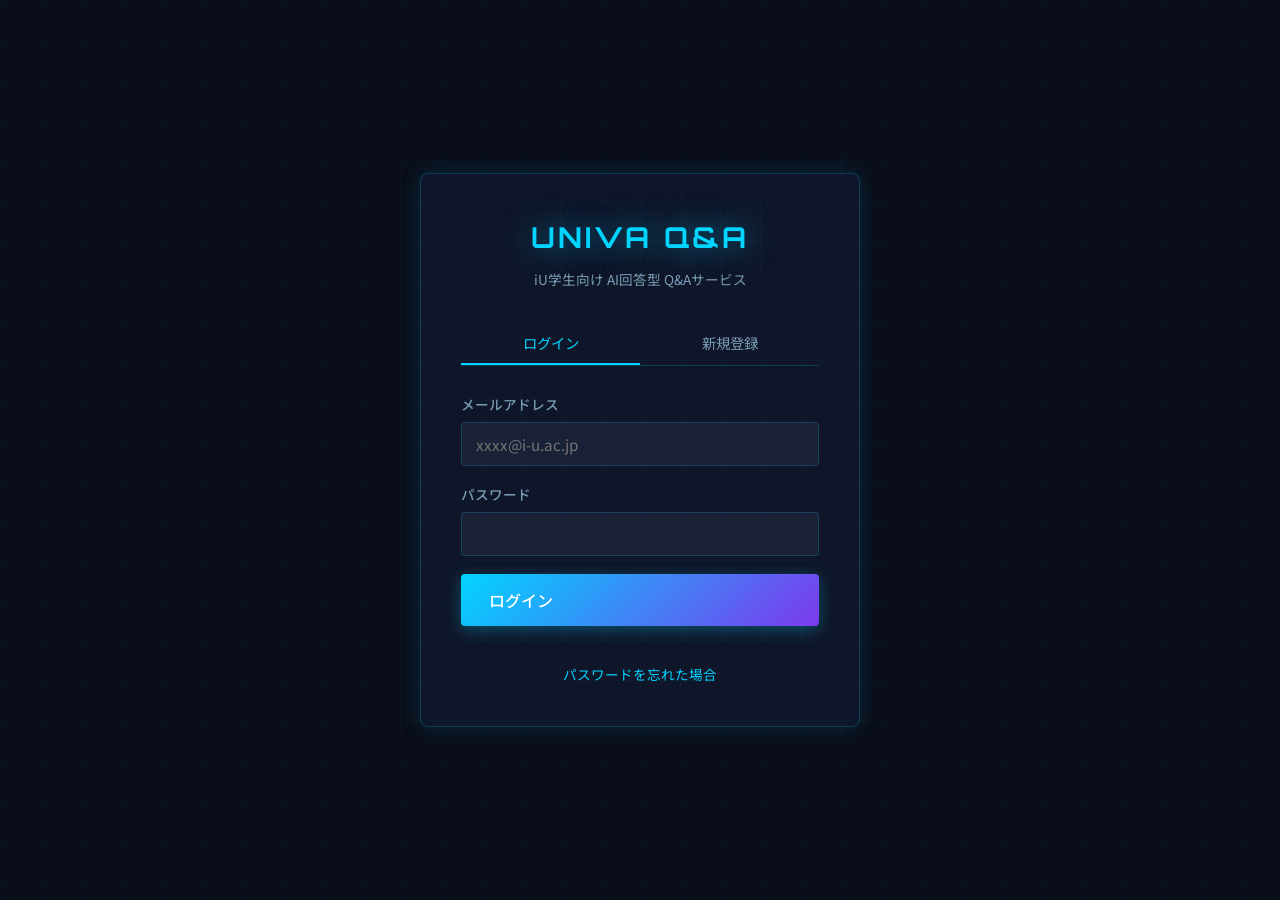
<file: index.html>
<!DOCTYPE html>
<html lang="ja">
<head>
  <meta charset="UTF-8">
  <meta name="viewport" content="width=device-width, initial-scale=1.0">
  <title>UNIVA Q&A — ログイン / 登録</title>
  <meta name="description" content="iU学生向けQ&Aサービス。NotebookLMが大学資料を元に自動回答します。">
  <link rel="stylesheet" href="css/style.css">
</head>
<body>
  <div class="auth-page">
    <div class="card auth-card">
      <div class="auth-logo">UNIVA Q&A</div>
      <p class="auth-subtitle">iU学生向け AI回答型 Q&Aサービス</p>

      <div id="alert-area"></div>

      <!-- タブ切替 -->
      <div class="auth-tabs">
        <button class="auth-tab active" id="tab-login" onclick="switchTab('login')">ログイン</button>
        <button class="auth-tab" id="tab-register" onclick="switchTab('register')">新規登録</button>
      </div>

      <!-- ログインフォーム -->
      <div class="auth-form-panel active" id="panel-login">
        <div class="form-group">
          <label class="form-label" for="login-email">メールアドレス</label>
          <input class="form-input" type="email" id="login-email" placeholder="xxxx@i-u.ac.jp" autocomplete="email">
        </div>
        <div class="form-group">
          <label class="form-label" for="login-password">パスワード</label>
          <input class="form-input" type="password" id="login-password" autocomplete="current-password">
        </div>
        <button class="btn btn-primary btn-lg" id="login-btn" onclick="doLogin()" style="width:100%;">
          ログイン
        </button>
        <div class="auth-footer">
          <a href="#" onclick="switchForgot(); return false;">パスワードを忘れた場合</a>
        </div>
      </div>

      <!-- パスワードリセット依頼 (forgot) -->
      <div class="auth-form-panel" id="panel-forgot">
        <p style="font-size:0.88rem;color:var(--text-secondary);">登録済みのメールアドレスにリセットリンクを送信します。</p>
        <div class="form-group">
          <label class="form-label" for="forgot-email">メールアドレス</label>
          <input class="form-input" type="email" id="forgot-email" placeholder="xxxx@i-u.ac.jp">
        </div>
        <button class="btn btn-primary" onclick="doForgot()" style="width:100%;">送信</button>
        <div class="auth-footer">
          <a href="#" onclick="switchTab('login'); return false;">← ログインに戻る</a>
        </div>
      </div>

      <!-- 登録フォーム -->
      <div class="auth-form-panel" id="panel-register">
        <div class="form-group">
          <label class="form-label" for="reg-name">表示名</label>
          <input class="form-input" type="text" id="reg-name" placeholder="山田 太郎">
        </div>
        <div class="form-group">
          <label class="form-label" for="reg-email">大学メールアドレス</label>
          <input class="form-input" type="email" id="reg-email" placeholder="xxxx@i-u.ac.jp" autocomplete="email">
        </div>
        <div class="form-group">
          <label class="form-label" for="reg-password">パスワード（8文字以上）</label>
          <input class="form-input" type="password" id="reg-password" autocomplete="new-password">
        </div>
        <button class="btn btn-primary btn-lg" id="register-btn" onclick="doRegister()" style="width:100%;">
          登録して確認メールを送信
        </button>
      </div>
    </div>
  </div>

  <script src="js/utils.js"></script>
  <script src="js/api.js"></script>
  <script src="js/auth.js"></script>
  <script>
    // ログイン済みならboard.htmlへ
    if (Auth.token()) location.href = "board.html";

    function switchTab(tab) {
      ["login","register"].forEach(t => {
        document.getElementById("tab-" + t)?.classList.toggle("active", t === tab);
        document.getElementById("panel-" + t)?.classList.toggle("active", t === tab);
      });
      document.getElementById("panel-forgot")?.classList.remove("active");
      document.getElementById("alert-area").innerHTML = "";
    }
    function switchForgot() {
      ["login","register"].forEach(t => {
        document.getElementById("tab-" + t)?.classList.remove("active");
        document.getElementById("panel-" + t)?.classList.remove("active");
      });
      document.getElementById("panel-forgot").classList.add("active");
      document.getElementById("alert-area").innerHTML = "";
    }

    async function doLogin() {
      const email    = document.getElementById("login-email").value.trim();
      const password = document.getElementById("login-password").value;
      const btn      = document.getElementById("login-btn");
      const alert    = document.getElementById("alert-area");

      if (!email || !password) { Utils.showAlert(alert, "メールアドレスとパスワードを入力してください"); return; }
      btn.disabled = true;
      btn.innerHTML = '<span class="spinner" style="width:18px;height:18px;"></span> 確認中…';

      const res = await Api.login(email, password);
      btn.disabled = false;
      btn.innerHTML = "ログイン";

      if (!res.success) { Utils.showAlert(alert, res.error); return; }
      Auth.save(res.data.session_token, res.data.uid, res.data.display_name);
      location.href = "board.html";
    }

    async function doRegister() {
      const name     = document.getElementById("reg-name").value.trim();
      const email    = document.getElementById("reg-email").value.trim();
      const password = document.getElementById("reg-password").value;
      const btn      = document.getElementById("register-btn");
      const alert    = document.getElementById("alert-area");

      if (!name || !email || !password) { Utils.showAlert(alert, "すべての項目を入力してください"); return; }
      if (password.length < 8)          { Utils.showAlert(alert, "パスワードは8文字以上にしてください"); return; }
      btn.disabled = true;
      btn.innerHTML = '<span class="spinner" style="width:18px;height:18px;"></span> 送信中…';

      const res = await Api.register(email, password, name);
      btn.disabled = false;
      btn.innerHTML = "登録して確認メールを送信";

      if (!res.success) { Utils.showAlert(alert, res.error); return; }
      Utils.showAlert(alert, "確認メールを送信しました。メールのリンクをクリックして認証を完了してください。", "success");
    }

    async function doForgot() {
      const email = document.getElementById("forgot-email").value.trim();
      const alert = document.getElementById("alert-area");
      if (!email) { Utils.showAlert(alert, "メールアドレスを入力してください"); return; }
      await Api.forgotPassword(email);
      Utils.showAlert(alert, "リセットメールを送信しました（登録済みの場合）。", "success");
    }

    // Enterキー対応
    document.addEventListener("keydown", e => {
      if (e.key === "Enter") {
        if (document.getElementById("panel-login").classList.contains("active")) doLogin();
        if (document.getElementById("panel-register").classList.contains("active")) doRegister();
        if (document.getElementById("panel-forgot").classList.contains("active")) doForgot();
      }
    });
  </script>
</body>
</html>
</file>
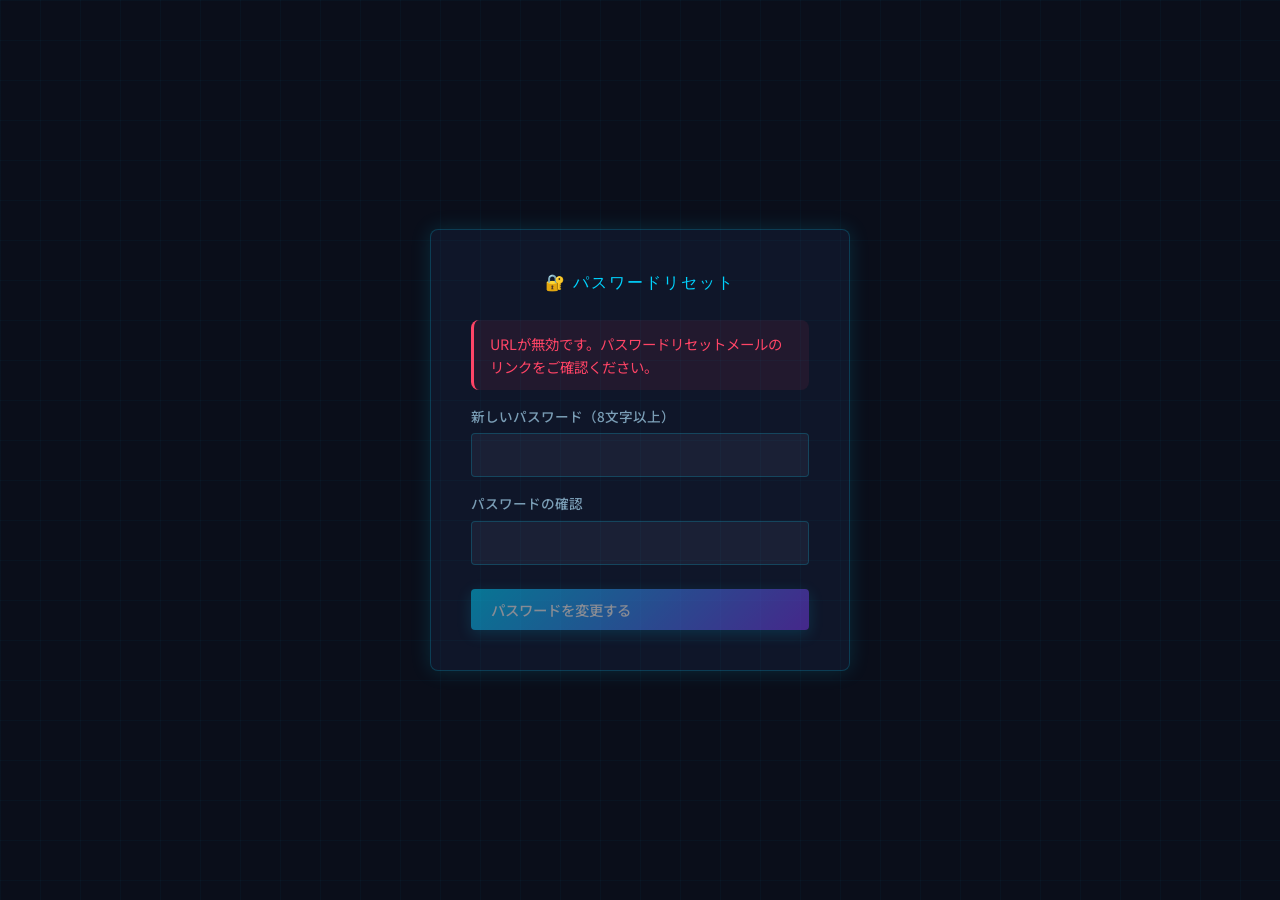
<file: reset.html>
<!DOCTYPE html>
<html lang="ja">
<head>
  <meta charset="UTF-8">
  <meta name="viewport" content="width=device-width, initial-scale=1.0">
  <title>UNIVA Q&A — パスワードリセット</title>
  <link rel="stylesheet" href="css/style.css">
</head>
<body>
  <div class="simple-page">
    <div class="card simple-card" style="text-align:left; max-width:420px;">
      <div class="simple-title" style="text-align:center; margin-bottom:24px;">🔐 パスワードリセット</div>
      <div id="alert-area"></div>

      <!-- リセットフォーム -->
      <div id="reset-form">
        <div class="form-group" style="margin-bottom:16px;">
          <label class="form-label" for="new-password">新しいパスワード（8文字以上）</label>
          <input class="form-input" type="password" id="new-password" autocomplete="new-password">
        </div>
        <div class="form-group" style="margin-bottom:24px;">
          <label class="form-label" for="confirm-password">パスワードの確認</label>
          <input class="form-input" type="password" id="confirm-password" autocomplete="new-password">
        </div>
        <button class="btn btn-primary" id="reset-btn" onclick="doReset()" style="width:100%;">
          パスワードを変更する
        </button>
      </div>

      <!-- 完了メッセージ -->
      <div id="success-area" style="display:none;text-align:center;">
        <div style="font-size:2.5rem;margin-bottom:12px;">✅</div>
        <div class="simple-message">パスワードを変更しました。</div>
        <a href="index.html" class="btn btn-primary" style="margin-top:12px;">ログインへ →</a>
      </div>
    </div>
  </div>

  <script src="js/utils.js"></script>
  <script src="js/api.js"></script>
  <script>
    const token = Utils.param("token");

    async function doReset() {
      const newPw  = document.getElementById("new-password").value;
      const confPw = document.getElementById("confirm-password").value;
      const alert  = document.getElementById("alert-area");
      const btn    = document.getElementById("reset-btn");

      if (!token)         { Utils.showAlert(alert, "リセットトークンが見つかりません"); return; }
      if (newPw.length < 8) { Utils.showAlert(alert, "パスワードは8文字以上にしてください"); return; }
      if (newPw !== confPw) { Utils.showAlert(alert, "パスワードが一致していません"); return; }

      btn.disabled = true;
      btn.innerHTML = '<span class="spinner" style="width:18px;height:18px;"></span> 変更中…';

      const res = await Api.resetPassword(token, newPw);
      btn.disabled = false;
      btn.innerHTML = "パスワードを変更する";

      if (!res.success) { Utils.showAlert(alert, res.error); return; }

      document.getElementById("reset-form").style.display   = "none";
      document.getElementById("success-area").style.display = "block";
    }

    document.addEventListener("DOMContentLoaded", () => {
      if (!Utils.param("token")) {
        Utils.showAlert(document.getElementById("alert-area"), "URLが無効です。パスワードリセットメールのリンクをご確認ください。");
        document.getElementById("reset-btn").disabled = true;
      }
    });
    window.doReset = doReset;
  </script>
</body>
</html>
</file>
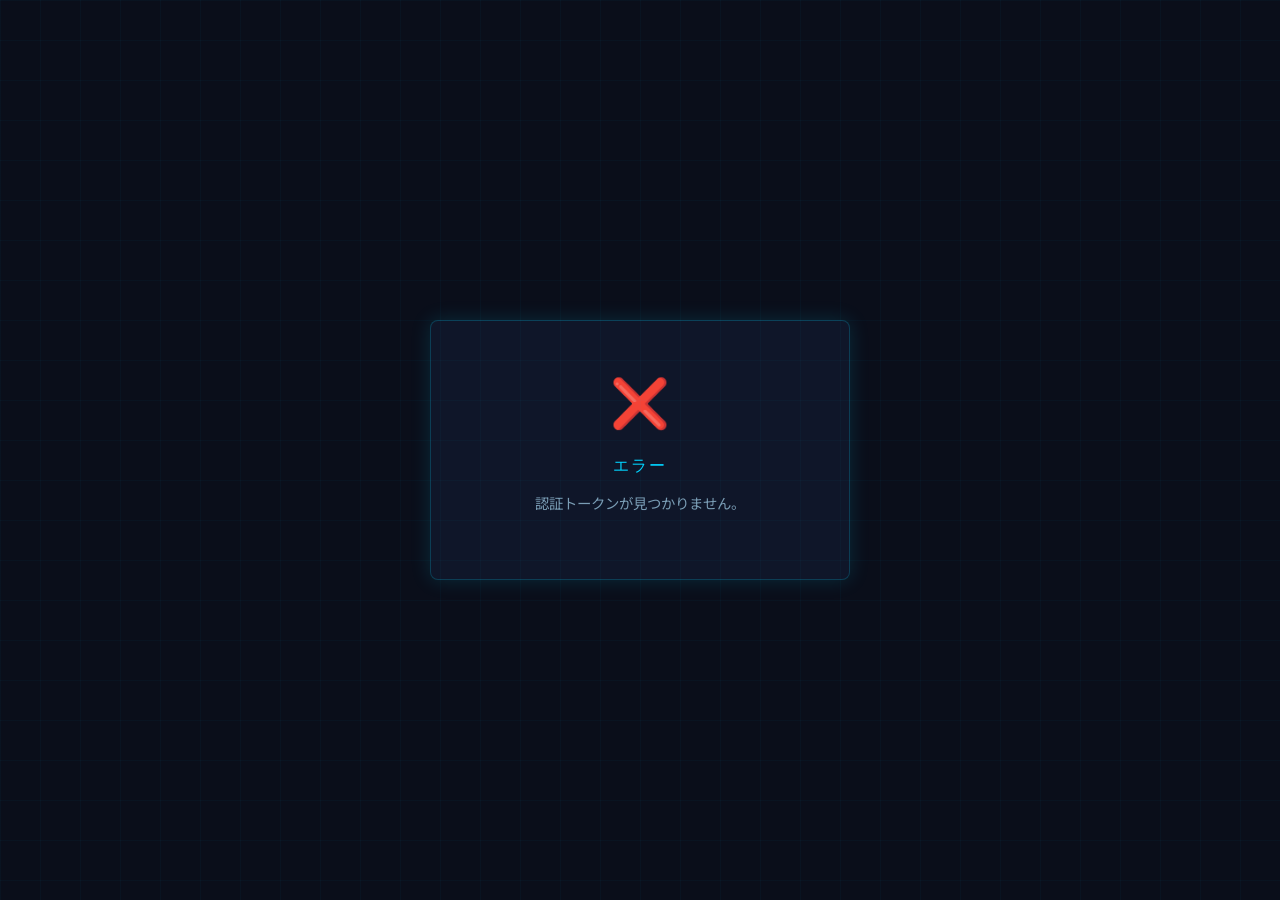
<file: verify.html>
<!DOCTYPE html>
<html lang="ja">
<head>
  <meta charset="UTF-8">
  <meta name="viewport" content="width=device-width, initial-scale=1.0">
  <title>UNIVA Q&A — メール認証</title>
  <link rel="stylesheet" href="css/style.css">
</head>
<body>
  <div class="simple-page">
    <div class="card simple-card">
      <div class="simple-icon" id="icon">✉️</div>
      <div class="simple-title" id="title">認証中…</div>
      <div class="simple-message" id="message">
        <span class="spinner"></span>
      </div>
      <div id="action-area"></div>
    </div>
  </div>

  <script src="js/utils.js"></script>
  <script src="js/api.js"></script>
  <script>
    async function verify() {
      // URLからトークンを取得（パス末尾またはクエリパラメータ両対応）
      let token = Utils.param("token");
      if (!token) {
        // パス末尾がトークンの場合（/verify.html/TOKEN または /UNIVA-Q-A-1/TOKEN）
        const parts = location.pathname.split("/");
        token = parts[parts.length - 1];
        if (token === "verify.html" || !token) token = "";
      }

      if (!token) {
        document.getElementById("icon").textContent = "❌";
        document.getElementById("title").textContent = "エラー";
        document.getElementById("message").textContent = "認証トークンが見つかりません。";
        return;
      }

      const res = await Api.verify(token);

      if (res.success) {
        document.getElementById("icon").textContent  = "✅";
        document.getElementById("title").textContent = "認証完了";
        document.getElementById("message").textContent =
          "メールアドレスの認証が完了しました！\nログインしてUNIVA Q&Aをお楽しみください。";
        document.getElementById("action-area").innerHTML =
          `<a href="index.html" class="btn btn-primary" style="margin-top:12px;">ログインへ →</a>`;
      } else {
        document.getElementById("icon").textContent  = "❌";
        document.getElementById("title").textContent = "認証失敗";
        document.getElementById("message").textContent =
          res.error || "無効なトークンです。リンクの有効期限が切れているか、すでに認証済みの可能性があります。";
        document.getElementById("action-area").innerHTML =
          `<a href="index.html" class="btn btn-secondary" style="margin-top:12px;">トップに戻る</a>`;
      }
    }

    document.addEventListener("DOMContentLoaded", verify);
  </script>
</body>
</html>
</file>
<file: css/style.css>
/* ============================================================
   UNIVA Q&A — スタイルシート
   コンセプト: AIネオ・アカデミック
   ============================================================ */

@import url('https://fonts.googleapis.com/css2?family=Orbitron:wght@400;600;700&family=Noto+Sans+JP:wght@300;400;500;700&display=swap');

/* ────────────────────────────────────────────────────────────
   デザイントークン
   ──────────────────────────────────────────────────────────── */
:root {
  --bg-primary:    #0a0e1a;
  --bg-secondary:  #0f1629;
  --bg-tertiary:   #1a2035;
  --accent-cyan:   #00d4ff;
  --accent-purple: #7c3aed;
  --accent-glow:   rgba(0, 212, 255, 0.15);
  --text-primary:  #e8f4f8;
  --text-secondary:#7a9db5;
  --border:        rgba(0, 212, 255, 0.2);
  --success:       #00ff88;
  --warning:       #ffb800;
  --error:         #ff4466;

  --radius-card:   8px;
  --radius-input:  4px;
  --radius-pill:   999px;
  --transition:    0.2s ease;
  --transition-lg: 0.4s ease;
}

/* ────────────────────────────────────────────────────────────
   リセット・ベース
   ──────────────────────────────────────────────────────────── */
*, *::before, *::after { box-sizing: border-box; margin: 0; padding: 0; }

html { scroll-behavior: smooth; }

body {
  font-family: 'Noto Sans JP', sans-serif;
  background: var(--bg-primary);
  color: var(--text-primary);
  min-height: 100vh;
  line-height: 1.6;
  -webkit-font-smoothing: antialiased;
}

/* グリッド背景 */
body::before {
  content: '';
  position: fixed;
  inset: 0;
  background-image:
    linear-gradient(rgba(0, 212, 255, 0.03) 1px, transparent 1px),
    linear-gradient(90deg, rgba(0, 212, 255, 0.03) 1px, transparent 1px);
  background-size: 40px 40px;
  pointer-events: none;
  z-index: 0;
}

a { color: var(--accent-cyan); text-decoration: none; }
a:hover { text-decoration: underline; }

button { cursor: pointer; font-family: inherit; }
input, textarea, select { font-family: inherit; }

/* フェードイン */
@keyframes fadeIn {
  from { opacity: 0; transform: translateY(12px); }
  to   { opacity: 1; transform: translateY(0); }
}
.fade-in { animation: fadeIn var(--transition-lg) ease forwards; }

/* パルスアニメーション */
@keyframes pulse {
  0%, 100% { opacity: 1; }
  50%       { opacity: 0.4; }
}
@keyframes spin {
  to { transform: rotate(360deg); }
}
@keyframes glow-pulse {
  0%, 100% { box-shadow: 0 0 20px var(--accent-glow); }
  50%       { box-shadow: 0 0 40px rgba(0, 212, 255, 0.3), 0 0 60px rgba(0, 212, 255, 0.1); }
}

/* ────────────────────────────────────────────────────────────
   共通コンポーネント
   ──────────────────────────────────────────────────────────── */

/* カード */
.card {
  background: var(--bg-secondary);
  border: 1px solid var(--border);
  border-radius: var(--radius-card);
  box-shadow: 0 0 20px var(--accent-glow);
  transition: box-shadow var(--transition);
}
.card:hover {
  box-shadow: 0 0 35px rgba(0, 212, 255, 0.25);
}

/* ボタン */
.btn {
  display: inline-flex;
  align-items: center;
  gap: 6px;
  padding: 10px 20px;
  border: none;
  border-radius: var(--radius-input);
  font-size: 0.9rem;
  font-weight: 500;
  transition: all var(--transition);
  position: relative;
  overflow: hidden;
}
.btn::after {
  content: '';
  position: absolute;
  inset: 0;
  background: rgba(255,255,255,0.05);
  opacity: 0;
  transition: opacity var(--transition);
}
.btn:hover::after { opacity: 1; }

.btn-primary {
  background: linear-gradient(135deg, var(--accent-cyan), var(--accent-purple));
  color: #fff;
  box-shadow: 0 4px 15px rgba(0, 212, 255, 0.3);
}
.btn-primary:hover {
  box-shadow: 0 6px 25px rgba(0, 212, 255, 0.5);
  transform: translateY(-1px);
}

.btn-secondary {
  background: var(--bg-tertiary);
  color: var(--text-primary);
  border: 1px solid var(--border);
}
.btn-secondary:hover {
  border-color: var(--accent-cyan);
  color: var(--accent-cyan);
}

.btn-ghost {
  background: transparent;
  color: var(--text-secondary);
  border: 1px solid transparent;
}
.btn-ghost:hover {
  color: var(--accent-cyan);
  border-color: var(--border);
}

.btn:disabled {
  opacity: 0.5;
  cursor: not-allowed;
  transform: none !important;
}

.btn-sm { padding: 6px 14px; font-size: 0.8rem; }
.btn-lg { padding: 14px 28px; font-size: 1rem; }

/* 入力フォーム */
.form-group {
  display: flex;
  flex-direction: column;
  gap: 6px;
}
.form-label {
  font-size: 0.85rem;
  color: var(--text-secondary);
  font-weight: 500;
}
.form-input, .form-textarea, .form-select {
  background: var(--bg-tertiary);
  border: 1px solid var(--border);
  border-radius: var(--radius-input);
  color: var(--text-primary);
  padding: 10px 14px;
  font-size: 0.95rem;
  transition: border-color var(--transition), box-shadow var(--transition);
  outline: none;
  width: 100%;
}
.form-input:focus, .form-textarea:focus, .form-select:focus {
  border-color: var(--accent-cyan);
  box-shadow: 0 0 0 3px rgba(0, 212, 255, 0.1);
}
.form-textarea {
  resize: vertical;
  min-height: 120px;
}
.form-select option { background: var(--bg-secondary); }

/* バッジ・ステータス */
.badge {
  display: inline-flex;
  align-items: center;
  gap: 4px;
  padding: 3px 10px;
  border-radius: var(--radius-pill);
  font-size: 0.75rem;
  font-weight: 500;
}
.badge-pending   { background: rgba(122,157,181,0.15); color: var(--text-secondary); }
.badge-processing {
  background: rgba(0,212,255,0.1);
  color: var(--accent-cyan);
  animation: pulse 1.5s ease infinite;
}
.badge-answered  { background: rgba(0,255,136,0.1);  color: var(--success); }
.badge-error     { background: rgba(255,68,102,0.1); color: var(--error); }

/* タグ */
.tag {
  display: inline-block;
  padding: 2px 10px;
  border-radius: var(--radius-pill);
  font-size: 0.75rem;
  background: rgba(124,58,237,0.15);
  color: #a78bfa;
  border: 1px solid rgba(124,58,237,0.3);
  cursor: pointer;
  transition: all var(--transition);
}
.tag:hover, .tag.active {
  background: rgba(124,58,237,0.3);
  border-color: var(--accent-purple);
}

/* アラート */
.alert {
  padding: 12px 16px;
  border-radius: var(--radius-card);
  font-size: 0.9rem;
  border-left: 3px solid;
  margin-bottom: 16px;
}
.alert-success { background: rgba(0,255,136,0.08); border-color: var(--success); color: var(--success); }
.alert-error   { background: rgba(255,68,102,0.08); border-color: var(--error);   color: var(--error); }
.alert-info    { background: rgba(0,212,255,0.08);  border-color: var(--accent-cyan); color: var(--accent-cyan); }

/* ローディングスピナー */
.spinner {
  width: 24px; height: 24px;
  border: 2px solid var(--border);
  border-top-color: var(--accent-cyan);
  border-radius: 50%;
  animation: spin 0.7s linear infinite;
  display: inline-block;
}

/* ────────────────────────────────────────────────────────────
   ヘッダー
   ──────────────────────────────────────────────────────────── */
.header {
  position: sticky;
  top: 0;
  z-index: 100;
  background: rgba(10,14,26,0.85);
  backdrop-filter: blur(12px);
  border-bottom: 1px solid var(--border);
  padding: 0 24px;
  height: 60px;
  display: flex;
  align-items: center;
  justify-content: space-between;
}

.header-logo {
  font-family: 'Orbitron', sans-serif;
  font-size: 1.2rem;
  font-weight: 700;
  color: var(--accent-cyan);
  letter-spacing: 2px;
  text-shadow: 0 0 20px rgba(0,212,255,0.5);
}

.header-right {
  display: flex;
  align-items: center;
  gap: 12px;
}

.header-username {
  font-size: 0.85rem;
  color: var(--text-secondary);
}

/* ────────────────────────────────────────────────────────────
   ページレイアウト
   ──────────────────────────────────────────────────────────── */
.page-container {
  max-width: 1400px;
  margin: 0 auto;
  padding: 24px;
  position: relative;
  z-index: 1;
}

/* 3カラムレイアウト（board.html） */
.board-layout {
  display: grid;
  grid-template-columns: 220px 1fr 280px;
  gap: 20px;
  align-items: start;
}

@media (max-width: 1100px) {
  .board-layout {
    grid-template-columns: 200px 1fr;
  }
  .board-wordcloud { display: none; }
}
@media (max-width: 720px) {
  .board-layout { grid-template-columns: 1fr; }
  .board-sidebar { display: none; }
}

/* ────────────────────────────────────────────────────────────
   認証ページ (index.html)
   ──────────────────────────────────────────────────────────── */
.auth-page {
  min-height: 100vh;
  display: flex;
  align-items: center;
  justify-content: center;
  padding: 24px;
}

.auth-card {
  width: 100%;
  max-width: 440px;
  padding: 40px;
  animation: fadeIn var(--transition-lg) ease;
}
.auth-card:hover { box-shadow: 0 0 50px rgba(0,212,255,0.2); }

.auth-logo {
  font-family: 'Orbitron', sans-serif;
  font-size: 1.8rem;
  font-weight: 700;
  color: var(--accent-cyan);
  text-align: center;
  letter-spacing: 3px;
  text-shadow: 0 0 30px rgba(0,212,255,0.6);
  margin-bottom: 8px;
}
.auth-subtitle {
  text-align: center;
  color: var(--text-secondary);
  font-size: 0.85rem;
  margin-bottom: 32px;
}

/* タブ */
.auth-tabs {
  display: flex;
  border-bottom: 1px solid var(--border);
  margin-bottom: 28px;
}
.auth-tab {
  flex: 1;
  padding: 10px;
  text-align: center;
  color: var(--text-secondary);
  font-size: 0.9rem;
  cursor: pointer;
  border-bottom: 2px solid transparent;
  transition: all var(--transition);
  background: none;
  border-top: none;
  border-left: none;
  border-right: none;
}
.auth-tab.active {
  color: var(--accent-cyan);
  border-bottom-color: var(--accent-cyan);
}
.auth-tab:hover { color: var(--text-primary); }

.auth-form { display: flex; flex-direction: column; gap: 18px; }
.auth-form-panel { display: none; }
.auth-form-panel.active { display: flex; flex-direction: column; gap: 18px; }

.auth-footer {
  text-align: center;
  margin-top: 20px;
  font-size: 0.85rem;
  color: var(--text-secondary);
}

/* ────────────────────────────────────────────────────────────
   サイドバーフィルタ
   ──────────────────────────────────────────────────────────── */
.sidebar-card {
  padding: 20px;
  position: sticky;
  top: 80px;
}
.sidebar-title {
  font-family: 'Orbitron', sans-serif;
  font-size: 0.7rem;
  color: var(--text-secondary);
  letter-spacing: 2px;
  text-transform: uppercase;
  margin-bottom: 14px;
}
.filter-section { margin-bottom: 24px; }
.filter-section-label {
  font-size: 0.8rem;
  color: var(--text-secondary);
  margin-bottom: 8px;
}
.genre-list { display: flex; flex-direction: column; gap: 6px; }
.genre-item {
  display: flex;
  align-items: center;
  gap: 8px;
  font-size: 0.85rem;
  cursor: pointer;
  padding: 4px 0;
  color: var(--text-secondary);
  transition: color var(--transition);
}
.genre-item:hover { color: var(--text-primary); }
.genre-item input[type="checkbox"] {
  accent-color: var(--accent-cyan);
  width: 16px; height: 16px;
}
.tag-cloud { display: flex; flex-wrap: wrap; gap: 6px; }

/* ────────────────────────────────────────────────────────────
   掲示板メインカラム
   ──────────────────────────────────────────────────────────── */
.board-header {
  display: flex;
  align-items: center;
  gap: 12px;
  margin-bottom: 16px;
  flex-wrap: wrap;
}
.search-bar {
  flex: 1;
  min-width: 200px;
  position: relative;
}
.search-bar input {
  width: 100%;
  padding-left: 40px;
}
.search-icon {
  position: absolute;
  left: 12px;
  top: 50%;
  transform: translateY(-50%);
  color: var(--text-secondary);
  font-size: 1rem;
}
.sort-tabs {
  display: flex;
  gap: 4px;
}
.sort-tab {
  padding: 8px 14px;
  font-size: 0.8rem;
  border-radius: var(--radius-input);
  background: var(--bg-tertiary);
  color: var(--text-secondary);
  border: 1px solid transparent;
  cursor: pointer;
  transition: all var(--transition);
}
.sort-tab.active, .sort-tab:hover {
  border-color: var(--accent-cyan);
  color: var(--accent-cyan);
}

/* 質問カード */
.question-card {
  padding: 18px 20px;
  margin-bottom: 12px;
  cursor: pointer;
  transition: all var(--transition);
  display: flex;
  flex-direction: column;
  gap: 10px;
}
.question-card:hover {
  transform: translateX(4px);
  border-color: rgba(0,212,255,0.4);
}
.question-card-header {
  display: flex;
  align-items: flex-start;
  justify-content: space-between;
  gap: 12px;
}
.question-title {
  font-size: 1rem;
  font-weight: 500;
  color: var(--text-primary);
  line-height: 1.4;
}
.question-meta {
  display: flex;
  align-items: center;
  gap: 10px;
  flex-wrap: wrap;
  font-size: 0.78rem;
  color: var(--text-secondary);
}
.question-genre {
  padding: 2px 8px;
  border-radius: var(--radius-pill);
  background: rgba(0,212,255,0.08);
  color: var(--accent-cyan);
  font-size: 0.75rem;
  border: 1px solid rgba(0,212,255,0.2);
}
.question-tags { display: flex; gap: 4px; flex-wrap: wrap; }
.rating-display {
  display: flex;
  align-items: center;
  gap: 4px;
  font-size: 0.8rem;
  color: var(--text-secondary);
}
.rating-display.positive { color: var(--success); }
.rating-display.negative { color: var(--error); }

/* ページネーション */
.pagination {
  display: flex;
  justify-content: center;
  gap: 6px;
  margin-top: 24px;
}
.page-btn {
  width: 36px; height: 36px;
  border-radius: var(--radius-input);
  background: var(--bg-tertiary);
  border: 1px solid var(--border);
  color: var(--text-secondary);
  font-size: 0.85rem;
  display: flex;
  align-items: center;
  justify-content: center;
  cursor: pointer;
  transition: all var(--transition);
}
.page-btn:hover, .page-btn.active {
  border-color: var(--accent-cyan);
  color: var(--accent-cyan);
}

/* ────────────────────────────────────────────────────────────
   ワードクラウドパネル
   ──────────────────────────────────────────────────────────── */
.wordcloud-card {
  padding: 16px;
  position: sticky;
  top: 80px;
}
.wordcloud-title {
  font-family: 'Orbitron', sans-serif;
  font-size: 0.7rem;
  color: var(--text-secondary);
  letter-spacing: 2px;
  text-transform: uppercase;
  margin-bottom: 12px;
}
.wordcloud-modes {
  display: flex;
  gap: 4px;
  margin-bottom: 12px;
}
.wc-mode-btn {
  flex: 1;
  padding: 5px 8px;
  font-size: 0.72rem;
  border-radius: var(--radius-input);
  background: var(--bg-tertiary);
  color: var(--text-secondary);
  border: 1px solid transparent;
  cursor: pointer;
  transition: all var(--transition);
}
.wc-mode-btn.active {
  border-color: var(--accent-cyan);
  color: var(--accent-cyan);
}
#wordcloud-canvas {
  width: 100%;
  height: 220px;
  border-radius: var(--radius-input);
}

/* ────────────────────────────────────────────────────────────
   質問詳細 (question.html)
   ──────────────────────────────────────────────────────────── */
.question-detail {
  max-width: 800px;
  margin: 0 auto;
}
.question-detail-card { padding: 32px; margin-bottom: 20px; }
.question-detail-title {
  font-size: 1.5rem;
  font-weight: 700;
  line-height: 1.4;
  margin-bottom: 16px;
}
.question-detail-meta {
  display: flex;
  gap: 12px;
  flex-wrap: wrap;
  align-items: center;
  margin-bottom: 24px;
  padding-bottom: 16px;
  border-bottom: 1px solid var(--border);
}
.question-body {
  font-size: 0.95rem;
  line-height: 1.8;
  color: var(--text-primary);
  white-space: pre-wrap;
}

/* 回答エリア */
.answer-card { padding: 32px; margin-bottom: 20px; }
.answer-label {
  font-family: 'Orbitron', sans-serif;
  font-size: 0.7rem;
  color: var(--accent-cyan);
  letter-spacing: 2px;
  text-transform: uppercase;
  margin-bottom: 16px;
  display: flex;
  align-items: center;
  gap: 8px;
}
.answer-label::after {
  content: '';
  flex: 1;
  height: 1px;
  background: linear-gradient(90deg, var(--accent-cyan), transparent);
}
.answer-body {
  font-size: 0.95rem;
  line-height: 1.8;
  color: var(--text-primary);
  white-space: pre-wrap;
}
.answer-sources {
  margin-top: 16px;
  padding-top: 12px;
  border-top: 1px solid var(--border);
  font-size: 0.8rem;
  color: var(--text-secondary);
}

/* ローディング回答 */
.answer-loading {
  display: flex;
  flex-direction: column;
  align-items: center;
  gap: 16px;
  padding: 32px;
  text-align: center;
}
.answer-loading .spinner { width: 36px; height: 36px; }
.answer-loading-text {
  color: var(--text-secondary);
  font-size: 0.9rem;
  animation: pulse 2s ease infinite;
}

/* 評価ボタン */
.rating-buttons {
  display: flex;
  gap: 12px;
  margin-top: 20px;
  padding-top: 16px;
  border-top: 1px solid var(--border);
}
.rate-btn {
  display: flex;
  align-items: center;
  gap: 6px;
  padding: 8px 18px;
  border-radius: var(--radius-pill);
  background: var(--bg-tertiary);
  border: 1px solid var(--border);
  color: var(--text-secondary);
  font-size: 0.9rem;
  cursor: pointer;
  transition: all var(--transition);
}
.rate-btn:hover {
  border-color: var(--accent-cyan);
  color: var(--accent-cyan);
}
.rate-btn.active-up   { border-color: var(--success); color: var(--success); background: rgba(0,255,136,0.08); }
.rate-btn.active-down { border-color: var(--error);   color: var(--error);   background: rgba(255,68,102,0.08); }

/* ────────────────────────────────────────────────────────────
   フローティングボタン
   ──────────────────────────────────────────────────────────── */
.fab {
  position: fixed;
  bottom: 32px;
  right: 32px;
  z-index: 50;
  width: 56px; height: 56px;
  border-radius: 50%;
  background: linear-gradient(135deg, var(--accent-cyan), var(--accent-purple));
  color: #fff;
  font-size: 1.5rem;
  border: none;
  box-shadow: 0 4px 20px rgba(0,212,255,0.4);
  display: flex;
  align-items: center;
  justify-content: center;
  cursor: pointer;
  transition: all var(--transition);
  animation: glow-pulse 3s ease infinite;
}
.fab:hover {
  transform: scale(1.1);
  box-shadow: 0 8px 30px rgba(0,212,255,0.6);
}

/* ────────────────────────────────────────────────────────────
   質問投稿ページ
   ──────────────────────────────────────────────────────────── */
.ask-page { max-width: 720px; margin: 0 auto; }
.ask-card { padding: 32px; }
.ask-page-title {
  font-family: 'Orbitron', sans-serif;
  font-size: 1rem;
  color: var(--accent-cyan);
  letter-spacing: 2px;
  margin-bottom: 28px;
}
.ask-form { display: flex; flex-direction: column; gap: 20px; }

/* タグ入力 */
.tag-input-area {
  display: flex;
  flex-wrap: wrap;
  gap: 6px;
  min-height: 42px;
  padding: 8px;
  background: var(--bg-tertiary);
  border: 1px solid var(--border);
  border-radius: var(--radius-input);
  cursor: text;
  transition: border-color var(--transition), box-shadow var(--transition);
}
.tag-input-area:focus-within {
  border-color: var(--accent-cyan);
  box-shadow: 0 0 0 3px rgba(0,212,255,0.1);
}
.tag-input-area input {
  background: transparent;
  border: none;
  outline: none;
  color: var(--text-primary);
  font-size: 0.9rem;
  flex: 1;
  min-width: 80px;
}
.tag-removable {
  display: inline-flex;
  align-items: center;
  gap: 4px;
  padding: 2px 8px;
  border-radius: var(--radius-pill);
  font-size: 0.75rem;
  background: rgba(124,58,237,0.2);
  color: #a78bfa;
  border: 1px solid rgba(124,58,237,0.4);
}
.tag-remove {
  background: none;
  border: none;
  color: inherit;
  font-size: 0.9rem;
  cursor: pointer;
  padding: 0;
  line-height: 1;
  opacity: 0.7;
}
.tag-remove:hover { opacity: 1; }

/* ────────────────────────────────────────────────────────────
   認証・リセットページ
   ──────────────────────────────────────────────────────────── */
.simple-page {
  min-height: 100vh;
  display: flex;
  align-items: center;
  justify-content: center;
  padding: 24px;
}
.simple-card {
  width: 100%;
  max-width: 420px;
  padding: 40px;
  text-align: center;
  animation: fadeIn var(--transition-lg) ease;
}
.simple-icon {
  font-size: 3rem;
  margin-bottom: 16px;
}
.simple-title {
  font-family: 'Orbitron', sans-serif;
  font-size: 1rem;
  color: var(--accent-cyan);
  letter-spacing: 2px;
  margin-bottom: 12px;
}
.simple-message {
  color: var(--text-secondary);
  font-size: 0.9rem;
  line-height: 1.7;
  margin-bottom: 24px;
}

/* ────────────────────────────────────────────────────────────
   空状態
   ──────────────────────────────────────────────────────────── */
.empty-state {
  text-align: center;
  padding: 48px 24px;
  color: var(--text-secondary);
}
.empty-state-icon { font-size: 2.5rem; margin-bottom: 12px; opacity: 0.5; }
.empty-state-text { font-size: 0.9rem; }

/* スクロールバー */
::-webkit-scrollbar { width: 6px; height: 6px; }
::-webkit-scrollbar-track { background: var(--bg-primary); }
::-webkit-scrollbar-thumb { background: var(--border); border-radius: 3px; }
::-webkit-scrollbar-thumb:hover { background: var(--accent-cyan); }
</file>
